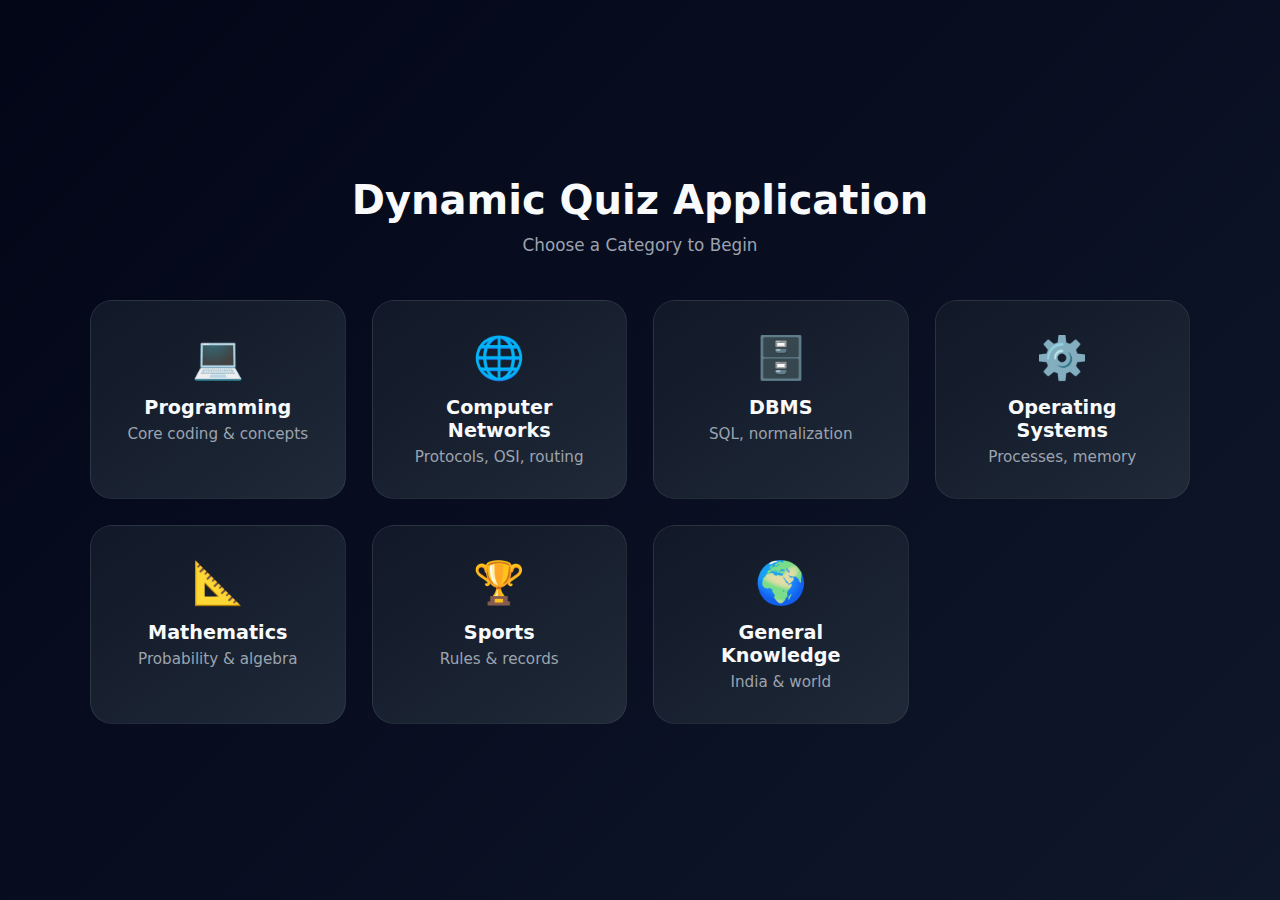
<file: frugal/index.html>
<!DOCTYPE html>
<html>
<head>
  <title>Select Category</title>
  <meta charset="UTF-8">
  <link rel="stylesheet" href="style.css">
</head>
<body class="bg-dark">

<div class="container">

  <h1 class="title">Dynamic Quiz Application</h1>
  <p class="subtitle">Choose a Category to Begin</p>

  <div class="category-grid">

    <div class="category-card" onclick="goToDifficulty('programming')">
      <span class="icon">💻</span>
      <h3>Programming</h3>
      <p>Core coding & concepts</p>
    </div>

    <div class="category-card" onclick="goToDifficulty('cn')">
      <span class="icon">🌐</span>
      <h3>Computer Networks</h3>
      <p>Protocols, OSI, routing</p>
    </div>

    <div class="category-card" onclick="goToDifficulty('dbms')">
      <span class="icon">🗄️</span>
      <h3>DBMS</h3>
      <p>SQL, normalization</p>
    </div>

    <div class="category-card" onclick="goToDifficulty('os')">
      <span class="icon">⚙️</span>
      <h3>Operating Systems</h3>
      <p>Processes, memory</p>
    </div>

    <div class="category-card" onclick="goToDifficulty('math')">
      <span class="icon">📐</span>
      <h3>Mathematics</h3>
      <p>Probability & algebra</p>
    </div>

    <div class="category-card" onclick="goToDifficulty('sports')">
      <span class="icon">🏆</span>
      <h3>Sports</h3>
      <p>Rules & records</p>
    </div>

    <div class="category-card" onclick="goToDifficulty('general')">
      <span class="icon">🌍</span>
      <h3>General Knowledge</h3>
      <p>India & world</p>
    </div>

  </div>

</div>

<script>
function goToDifficulty(category) {
  window.location.href = `difficulty.html?cat=${category}`;
}
</script>

</body>
</html>
</file>
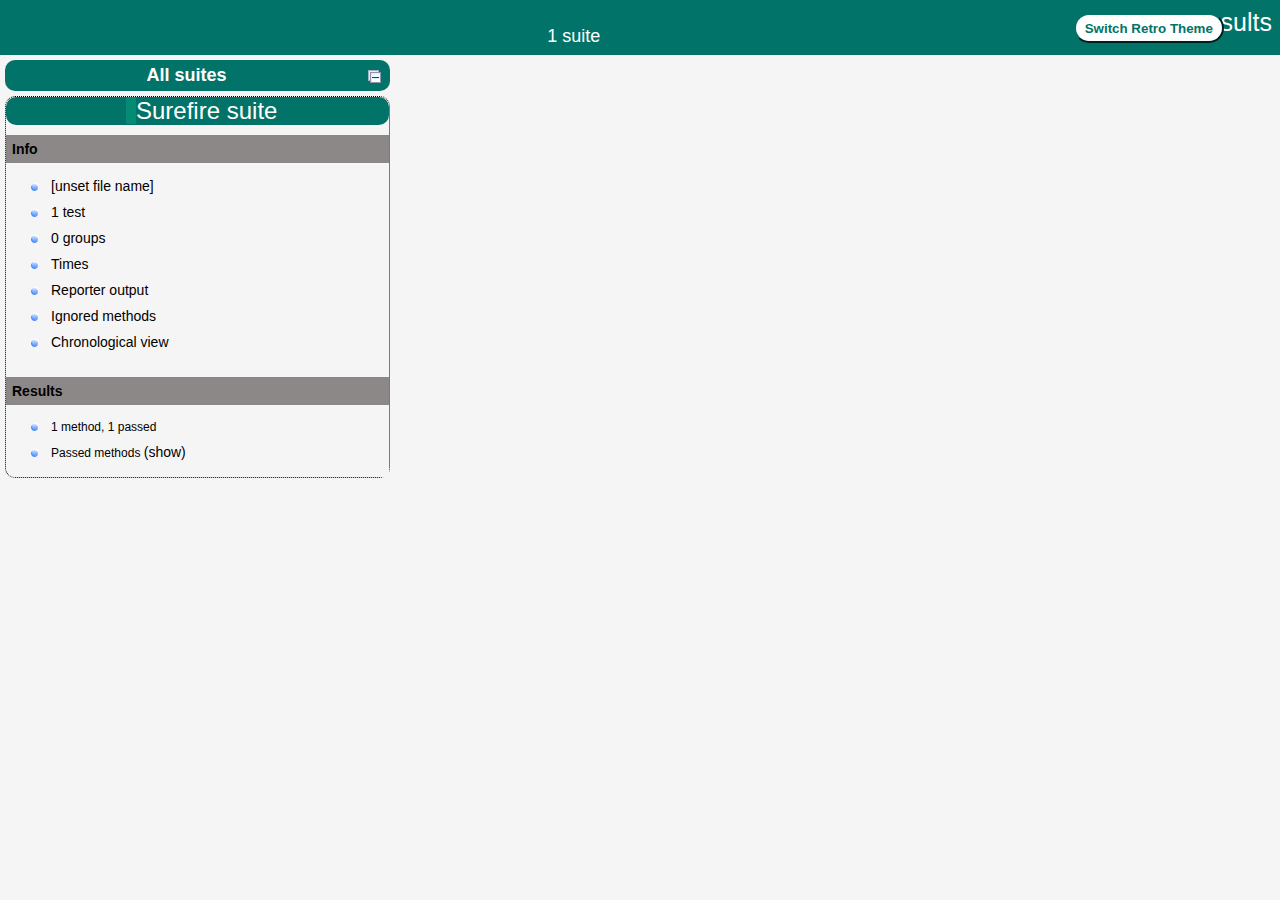
<file: frugal/automation/target/surefire-reports/index.html>
<!DOCTYPE html>

<html>
  <head>
  <meta charset='utf-8'>
  <title>TestNG reports</title>

    <link type="text/css" href="testng-reports1.css" rel="stylesheet" id="ultra" />
    <link type="text/css" href="testng-reports.css" rel="stylesheet" id="retro" disabled="false"/>
    <script type="text/javascript" src="jquery-3.6.0.min.js"></script>
    <script type="text/javascript" src="testng-reports.js"></script>
    <script type="text/javascript" src="https://www.google.com/jsapi"></script>
    <script type='text/javascript'>
      google.load('visualization', '1', {packages:['table']});
      google.setOnLoadCallback(drawTable);
      var suiteTableInitFunctions = new Array();
      var suiteTableData = new Array();
    </script>
    <!--
      <script type="text/javascript" src="jquery-ui/js/jquery-ui-1.8.16.custom.min.js"></script>
     -->
  </head>

  <body>    <div class="top-banner-root">
      <span class="top-banner-title-font">Test results</span>
      <button id="button" class="button">Switch Retro Theme</button> <!-- button -->
      <br/>
      <span class="top-banner-font-1">1 suite</span>
    </div> <!-- top-banner-root -->
    <div class="navigator-root">
      <div class="navigator-suite-header">
        <span>All suites</span>
        <a href="#" title="Collapse/expand all the suites" class="collapse-all-link">
          <img src="collapseall.gif" class="collapse-all-icon">
          </img> <!-- collapse-all-icon -->
        </a> <!-- collapse-all-link -->
      </div> <!-- navigator-suite-header -->
      <div class="suite">
        <div class="rounded-window">
          <div class="suite-header light-rounded-window-top">
            <a href="#" panel-name="suite-Surefire_suite" class="navigator-link">
              <span class="suite-name border-passed">Surefire suite</span>
            </a> <!-- navigator-link -->
          </div> <!-- suite-header light-rounded-window-top -->
          <div class="navigator-suite-content">
            <div class="suite-section-title">
              <span>Info</span>
            </div> <!-- suite-section-title -->
            <div class="suite-section-content">
              <ul>
                <li>
                  <a href="#" panel-name="test-xml-Surefire_suite" class="navigator-link ">
                    <span>[unset file name]</span>
                  </a> <!-- navigator-link  -->
                </li>
                <li>
                  <a href="#" panel-name="testlist-Surefire_suite" class="navigator-link ">
                    <span class="test-stats">1 test</span>
                  </a> <!-- navigator-link  -->
                </li>
                <li>
                  <a href="#" panel-name="group-Surefire_suite" class="navigator-link ">
                    <span>0 groups</span>
                  </a> <!-- navigator-link  -->
                </li>
                <li>
                  <a href="#" panel-name="times-Surefire_suite" class="navigator-link ">
                    <span>Times</span>
                  </a> <!-- navigator-link  -->
                </li>
                <li>
                  <a href="#" panel-name="reporter-Surefire_suite" class="navigator-link ">
                    <span>Reporter output</span>
                  </a> <!-- navigator-link  -->
                </li>
                <li>
                  <a href="#" panel-name="ignored-methods-Surefire_suite" class="navigator-link ">
                    <span>Ignored methods</span>
                  </a> <!-- navigator-link  -->
                </li>
                <li>
                  <a href="#" panel-name="chronological-Surefire_suite" class="navigator-link ">
                    <span>Chronological view</span>
                  </a> <!-- navigator-link  -->
                </li>
              </ul>
            </div> <!-- suite-section-content -->
            <div class="result-section">
              <div class="suite-section-title">
                <span>Results</span>
              </div> <!-- suite-section-title -->
              <div class="suite-section-content">
                <ul>
                  <li>
                    <span class="method-stats">1 method,   1 passed</span>
                  </li>
                  <li>
                    <span class="method-list-title passed">Passed methods</span>
                    <span class="show-or-hide-methods passed">
                      <a href="#" panel-name="suite-Surefire_suite" class="hide-methods passed suite-Surefire_suite"> (hide)</a> <!-- hide-methods passed suite-Surefire_suite -->
                      <a href="#" panel-name="suite-Surefire_suite" class="show-methods passed suite-Surefire_suite"> (show)</a> <!-- show-methods passed suite-Surefire_suite -->
                    </span>
                    <div class="method-list-content passed suite-Surefire_suite">
                      <span>
                        <img src="passed.png" width="3%"/>
                        <a href="#" panel-name="suite-Surefire_suite" title="QuizTest" class="method navigator-link" hash-for-method="automateQuizApplication">automateQuizApplication</a> <!-- method navigator-link -->
                      </span>
                      <br/>
                    </div> <!-- method-list-content passed suite-Surefire_suite -->
                  </li>
                </ul>
              </div> <!-- suite-section-content -->
            </div> <!-- result-section -->
          </div> <!-- navigator-suite-content -->
        </div> <!-- rounded-window -->
      </div> <!-- suite -->
    </div> <!-- navigator-root -->
    <div class="wrapper">
      <div class="main-panel-root">
        <div panel-name="suite-Surefire_suite" class="panel Surefire_suite">
          <div class="suite-Surefire_suite-class-passed">
            <div class="main-panel-header rounded-window-top">
              <img src="passed.png"/>
              <span class="class-name">QuizTest</span>
            </div> <!-- main-panel-header rounded-window-top -->
            <div class="main-panel-content rounded-window-bottom">
              <div class="method">
                <div class="method-content">
                  <a name="automateQuizApplication">
                  </a> <!-- automateQuizApplication -->
                  <span class="method-name">automateQuizApplication</span>
                </div> <!-- method-content -->
              </div> <!-- method -->
            </div> <!-- main-panel-content rounded-window-bottom -->
          </div> <!-- suite-Surefire_suite-class-passed -->
        </div> <!-- panel Surefire_suite -->
        <div panel-name="test-xml-Surefire_suite" class="panel">
          <div class="main-panel-header rounded-window-top">
          </div> <!-- main-panel-header rounded-window-top -->
          <div class="main-panel-content rounded-window-bottom">
            <pre>
&lt;?xml version=&quot;1.0&quot; encoding=&quot;UTF-8&quot;?&gt;
&lt;!DOCTYPE suite SYSTEM &quot;https://testng.org/testng-1.0.dtd&quot;&gt;
&lt;suite name=&quot;Surefire suite&quot; verbose=&quot;0&quot;&gt;
  &lt;test thread-count=&quot;5&quot; name=&quot;Surefire test&quot; verbose=&quot;0&quot;&gt;
    &lt;classes&gt;
      &lt;class name=&quot;QuizTest&quot;/&gt;
    &lt;/classes&gt;
  &lt;/test&gt; &lt;!-- Surefire test --&gt;
&lt;/suite&gt; &lt;!-- Surefire suite --&gt;
            </pre>
          </div> <!-- main-panel-content rounded-window-bottom -->
        </div> <!-- panel -->
        <div panel-name="testlist-Surefire_suite" class="panel">
          <div class="main-panel-header rounded-window-top">
            <span class="header-content">Tests for Surefire suite</span>
          </div> <!-- main-panel-header rounded-window-top -->
          <div class="main-panel-content rounded-window-bottom">
            <ul>
              <li>
                <span class="test-name">Surefire test (1 class)</span>
              </li>
            </ul>
          </div> <!-- main-panel-content rounded-window-bottom -->
        </div> <!-- panel -->
        <div panel-name="group-Surefire_suite" class="panel">
          <div class="main-panel-header rounded-window-top">
            <span class="header-content">Groups for Surefire suite</span>
          </div> <!-- main-panel-header rounded-window-top -->
          <div class="main-panel-content rounded-window-bottom">
          </div> <!-- main-panel-content rounded-window-bottom -->
        </div> <!-- panel -->
        <div panel-name="times-Surefire_suite" class="panel">
          <div class="main-panel-header rounded-window-top">
            <span class="header-content">Times for Surefire suite</span>
          </div> <!-- main-panel-header rounded-window-top -->
          <div class="main-panel-content rounded-window-bottom">
            <div class="times-div">
              <script type="text/javascript">
suiteTableInitFunctions.push('tableData_Surefire_suite');
function tableData_Surefire_suite() {
var data = new google.visualization.DataTable();
data.addColumn('number', 'Number');
data.addColumn('string', 'Method');
data.addColumn('string', 'Class');
data.addColumn('number', 'Time (ms)');
data.addRows(1);
data.setCell(0, 0, 0)
data.setCell(0, 1, 'automateQuizApplication')
data.setCell(0, 2, 'QuizTest')
data.setCell(0, 3, 11288);
window.suiteTableData['Surefire_suite']= { tableData: data, tableDiv: 'times-div-Surefire_suite'}
return data;
}
              </script>
              <span class="suite-total-time">Total running time: 11 seconds</span>
              <div id="times-div-Surefire_suite">
              </div> <!-- times-div-Surefire_suite -->
            </div> <!-- times-div -->
          </div> <!-- main-panel-content rounded-window-bottom -->
        </div> <!-- panel -->
        <div panel-name="reporter-Surefire_suite" class="panel">
          <div class="main-panel-header rounded-window-top">
            <span class="header-content">Reporter output for Surefire suite</span>
          </div> <!-- main-panel-header rounded-window-top -->
          <div class="main-panel-content rounded-window-bottom">
          </div> <!-- main-panel-content rounded-window-bottom -->
        </div> <!-- panel -->
        <div panel-name="ignored-methods-Surefire_suite" class="panel">
          <div class="main-panel-header rounded-window-top">
            <span class="header-content">0 ignored methods</span>
          </div> <!-- main-panel-header rounded-window-top -->
          <div class="main-panel-content rounded-window-bottom">
          </div> <!-- main-panel-content rounded-window-bottom -->
        </div> <!-- panel -->
        <div panel-name="chronological-Surefire_suite" class="panel">
          <div class="main-panel-header rounded-window-top">
            <span class="header-content">Methods in chronological order</span>
          </div> <!-- main-panel-header rounded-window-top -->
          <div class="main-panel-content rounded-window-bottom">
            <div class="chronological-class">
              <div class="chronological-class-name">QuizTest</div> <!-- chronological-class-name -->
              <div class="configuration-test before">
                <span class="method-name">setup</span>
                <span class="method-start">0 ms</span>
              </div> <!-- configuration-test before -->
              <div class="test-method">
                <span class="method-name">automateQuizApplication</span>
                <span class="method-start">2151 ms</span>
              </div> <!-- test-method -->
              <div class="configuration-test after">
                <span class="method-name">tearDown</span>
                <span class="method-start">13447 ms</span>
              </div> <!-- configuration-test after -->
          </div> <!-- main-panel-content rounded-window-bottom -->
        </div> <!-- panel -->
      </div> <!-- main-panel-root -->
    </div> <!-- wrapper -->
  </body>
<script type="text/javascript" src="testng-reports2.js"></script>
</html>
</file>
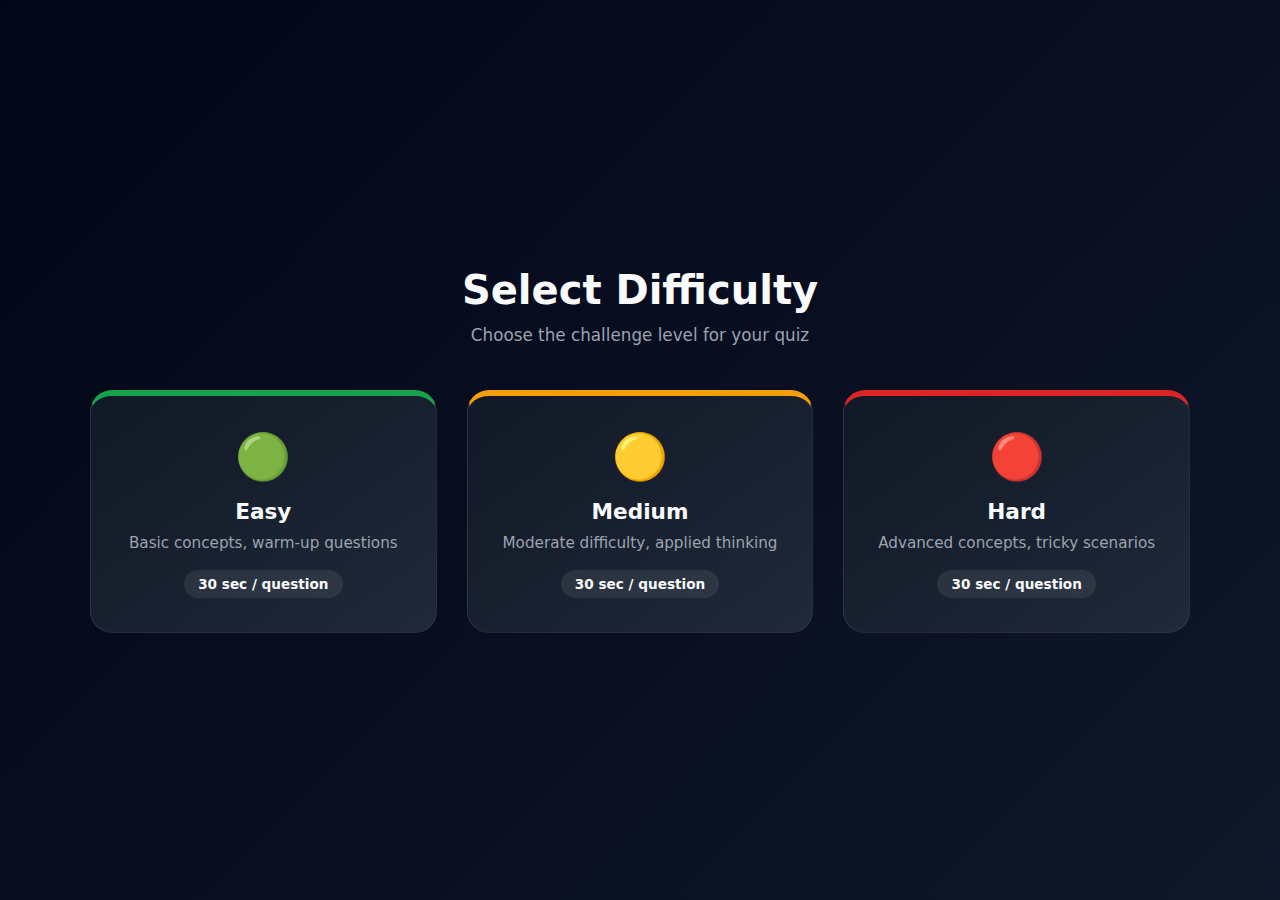
<file: frugal/difficulty.html>
<!DOCTYPE html>
<html>
<head>
  <title>Select Difficulty</title>
  <link rel="stylesheet" href="style.css">
  <meta charset="UTF-8">

</head>
<body class="bg-dark">

<div class="container">

  <h1 class="title">Select Difficulty</h1>
  <p class="subtitle">Choose the challenge level for your quiz</p>

  <div class="difficulty-grid">

    <div class="difficulty-card easy" onclick="startQuiz('easy')">
      <span class="diff-icon">🟢</span>
      <h3>Easy</h3>
      <p>Basic concepts, warm-up questions</p>
      <span class="meta">30 sec / question</span>
    </div>

    <div class="difficulty-card medium" onclick="startQuiz('medium')">
      <span class="diff-icon">🟡</span>
      <h3>Medium</h3>
      <p>Moderate difficulty, applied thinking</p>
      <span class="meta">30 sec / question</span>
    </div>

    <div class="difficulty-card hard" onclick="startQuiz('hard')">
      <span class="diff-icon">🔴</span>
      <h3>Hard</h3>
      <p>Advanced concepts, tricky scenarios</p>
      <span class="meta">30 sec / question</span>
    </div>

  </div>

</div>

<script>
const params = new URLSearchParams(window.location.search);
const category = params.get("cat");

function startQuiz(diff) {
  window.location.href = `quiz.html?cat=${category}&diff=${diff}`;
}
</script>

</body>
</html>
</file>
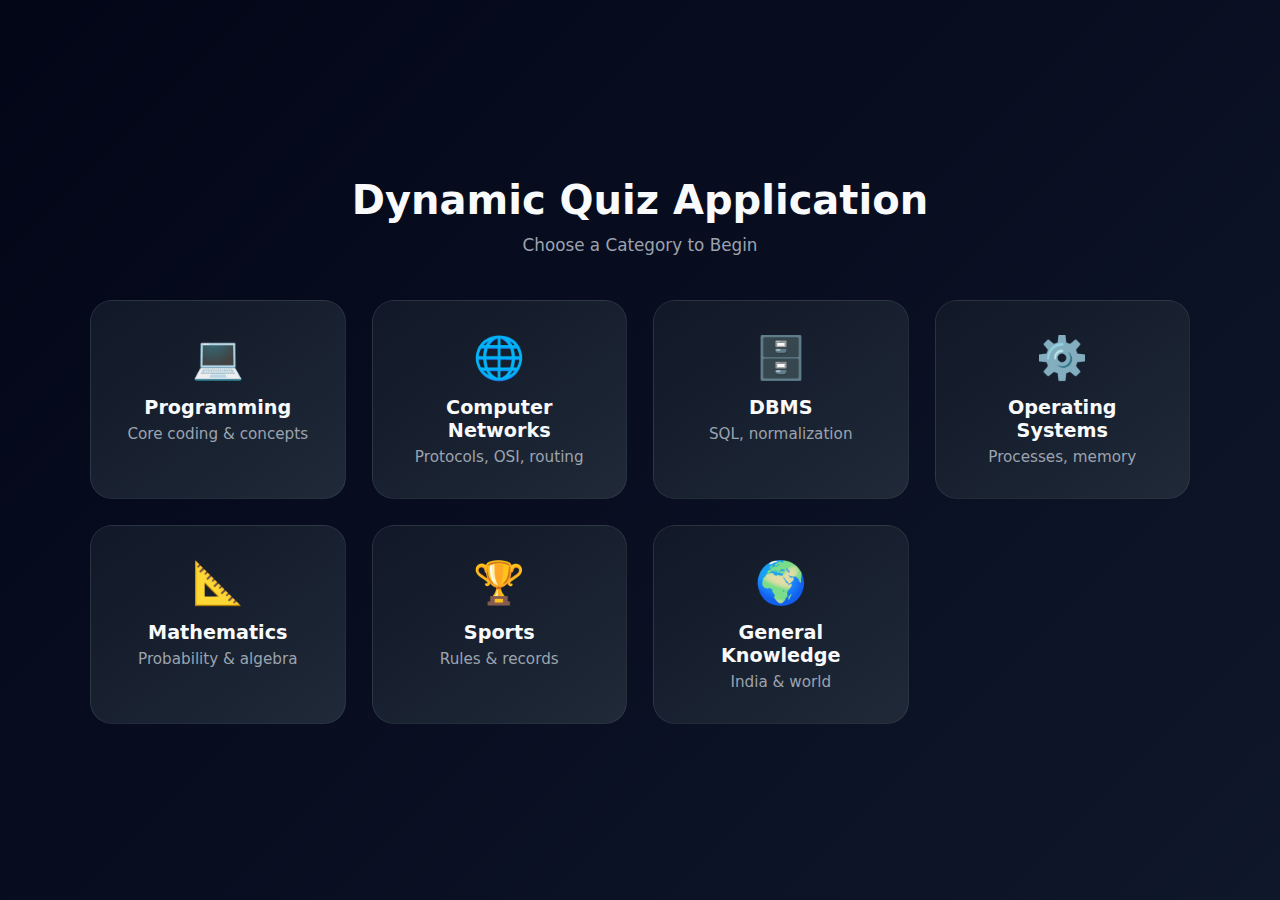
<file: frugal/quiz.html>
<!DOCTYPE html>
<html>
<head>
  <title>Quiz</title>
  <link rel="stylesheet" href="style.css">
</head>
<body class="quiz-bg">

<div class="quiz-wrapper">

  <div class="quiz-header">
    <div class="progress">
      <div id="progress-bar"></div>
    </div>
    <div id="timer" class="timer-badge">10s</div>
  </div>

  <div class="quiz-card">
    <h2 id="question" class="question-text"></h2>
    <div id="options" class="options-grid"></div>
  </div>

  <button class="next-btn" onclick="nextQuestion()">Next</button>

</div>

<script src="data.js"></script>
<script src="script.js"></script>
</body>
</html>
</file>
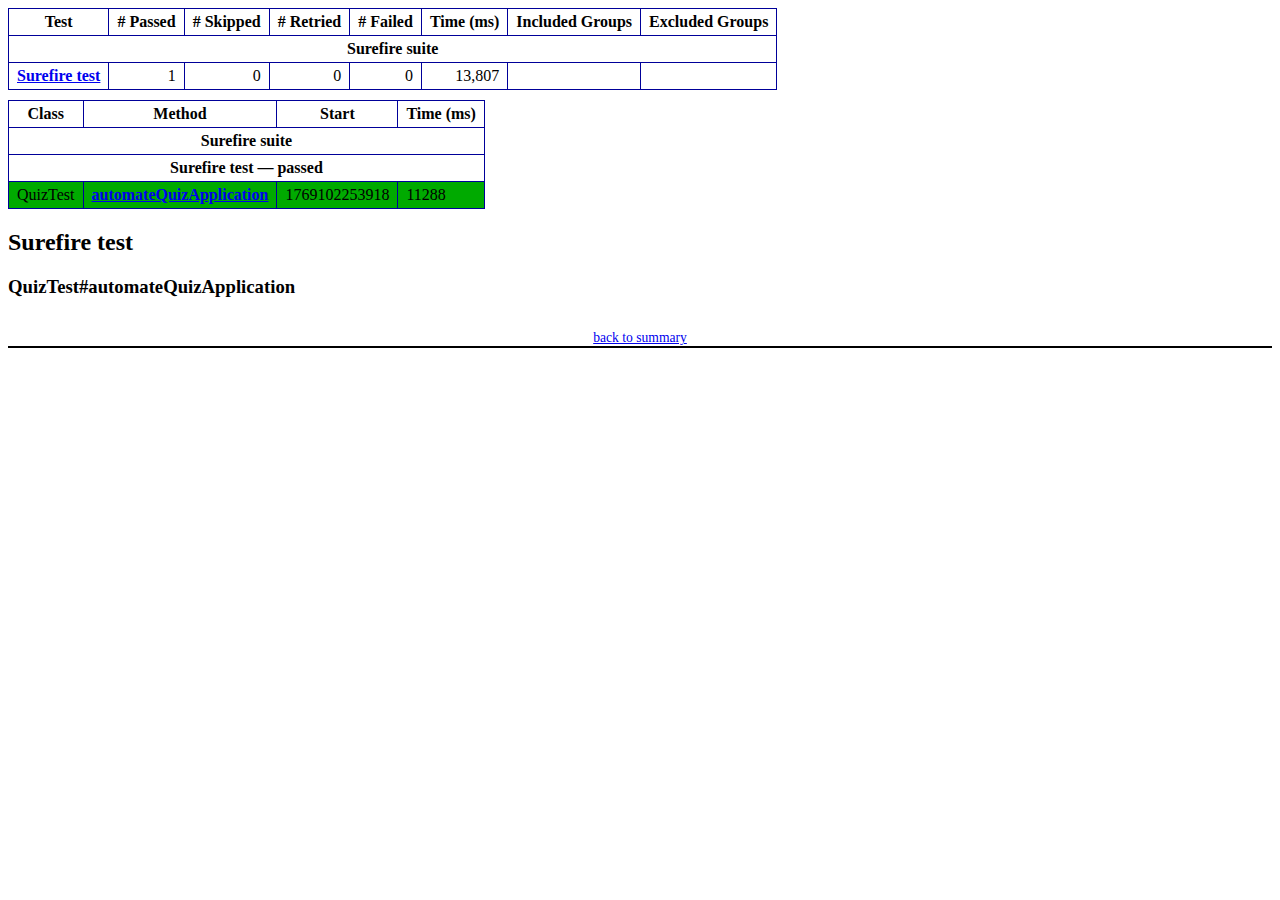
<file: frugal/automation/target/surefire-reports/emailable-report.html>
<!DOCTYPE html PUBLIC "-//W3C//DTD XHTML 1.1//EN" "https://www.w3.org/TR/xhtml11/DTD/xhtml11.dtd">
<html xmlns="https://www.w3.org/1999/xhtml">
<head>
<meta http-equiv="content-type" content="text/html; charset=UTF-8"/>
<title>TestNG Report</title>
<style type="text/css">table {margin-bottom:10px;border-collapse:collapse;empty-cells:show}th,td {border:1px solid #009;padding:.25em .5em}th {vertical-align:bottom}td {vertical-align:top}table a {font-weight:bold}.stripe td {background-color: #E6EBF9}.num {text-align:right}.passedodd td {background-color: #3F3}.passedeven td {background-color: #0A0}.skippedodd td {background-color: #DDD}.skippedeven td {background-color: #CCC}.failedodd td,.attn {background-color: #F33}.failedeven td,.stripe .attn {background-color: #D00}.stacktrace {white-space:pre;font-family:monospace}.totop {font-size:85%;text-align:center;border-bottom:2px solid #000}.invisible {display:none}</style>
</head>
<body>
<table>
<tr><th>Test</th><th># Passed</th><th># Skipped</th><th># Retried</th><th># Failed</th><th>Time (ms)</th><th>Included Groups</th><th>Excluded Groups</th></tr>
<tr><th colspan="8">Surefire suite</th></tr>
<tr><td><a href="#t0">Surefire test</a></td><td class="num">1</td><td class="num">0</td><td class="num">0</td><td class="num">0</td><td class="num">13,807</td><td></td><td></td></tr>
</table>
<table id='summary'><thead><tr><th>Class</th><th>Method</th><th>Start</th><th>Time (ms)</th></tr></thead><tbody><tr><th colspan="4">Surefire suite</th></tr></tbody><tbody id="t0"><tr><th colspan="4">Surefire test &#8212; passed</th></tr><tr class="passedeven"><td rowspan="1">QuizTest</td><td><a href="#m0">automateQuizApplication</a></td><td rowspan="1">1769102253918</td><td rowspan="1">11288</td></tr></tbody>
</table>
<h2>Surefire test</h2><h3 id="m0">QuizTest#automateQuizApplication</h3><table class="result"><tr><th class="invisible"/></tr></table><p class="totop"><a href="#summary">back to summary</a></p>
</body>
</html>
</file>
<file: frugal/automation/target/surefire-reports/testng-reports1.css>
body {
    background-color: whitesmoke;
    margin: 0 0 5px 5px;
}
ul {
     margin-top: 10px;
     margin-left:-10px;
}
 li {
     font-family: "Helvetica Neue", Helvetica, Arial, sans-serif;
     padding:5px 5px;
 }
 a {
     text-decoration: none;
     color: black;
     font-size: 14px;
 }

 a:hover {
    color:black ;
    text-decoration: underline;
 }

 .navigator-selected {
     /* #ffa500; Mouse hover color after click Orange.*/
     background:#027368
 }

 .wrapper {
     position: absolute;
     top: 60px;
     bottom: 0;
     left: 400px;
     right: 0;
     margin-right:9px;
     overflow: auto;/*imortant*/
 }

 .navigator-root {
     position: absolute;
     top: 60px;
     bottom: 0;
     left: 0;
     width: 400px;
     overflow-y: auto;/*important*/
 }

 .suite {
     margin: -5px 10px 10px 5px;
     background-color: whitesmoke ;/*Colour of the left bside box*/
 }

 .suite-name {
     font-size: 24px;
     font-family: "Helvetica Neue", Helvetica, Arial, sans-serif;/*All TEST SUITE*/
     color: white;
 }

 .main-panel-header {
     padding: 5px;
     background-color: #027368; /*afeeee*/;
     font-family: "Helvetica Neue", Helvetica, Arial, sans-serif;
     color:white;
     font-size: 18px;
 }

 .main-panel-content {
     padding: 5px;
     margin-bottom: 10px;
     background-color: #CCD0D1; /*d0ffff*/; /*Belongs to backGround of rightSide boxes*/
 }

 .rounded-window {
     border-style: dotted;
     border-width: 1px;/*Border of left Side box*/
     background-color: whitesmoke;
     border-radius: 10px;
 }

 .rounded-window-top {
     border-top-right-radius: 10px 10px;
     border-top-left-radius: 10px 10px;
     border-style: solid;
     border-width: 1px;
     overflow: auto;/*Top of RightSide box*/
 }

 .light-rounded-window-top {
     background-color: #027368;
     padding-left:120px;
     border-radius: 10px;

 }

 .rounded-window-bottom {
     border-bottom-right-radius: 10px 10px;
     border-bottom-left-radius: 10px 10px;
     overflow: auto;/*Bottom of rightSide box*/
 }

 .method-name {
     font-size: 14px;
     font-family: "Helvetica Neue", Helvetica, Arial, sans-serif;
     font-weight: bold;
 }

 .method-content {
     border-style: solid;
     border-width: 0 0 1px 0;
     margin-bottom: 10px;
     padding-bottom: 5px;
     width: 100%;
 }

 .parameters {
     font-size: 14px;
     font-family: "Helvetica Neue", Helvetica, Arial, sans-serif;
 }

 .stack-trace {
     white-space: pre;
     font-family: "Helvetica Neue", Helvetica, Arial, sans-serif;
     font-size: 12px;
     font-weight: bold;
     margin-top: 0;
     margin-left: 20px; /*Error Stack Trace Message*/
 }

 .testng-xml {
    font-family: "Helvetica Neue", Helvetica, Arial, sans-serif;
 }

 .method-list-content {
     margin-left: 10px;
 }

 .navigator-suite-content {
     margin-left: 10px;
     font: 12px 'Lucida Grande';
 }

 .suite-section-title {
     font-family: "Helvetica Neue", Helvetica, Arial, sans-serif;
     font-size: 14px;
     font-weight:bold;
     background-color: #8C8887;
     margin-left: -10px;
     margin-top:10px;
     padding:6px;
 }

 .suite-section-content {
     list-style-image: url(bullet_point.png);
     background-color: whitesmoke;
     font-family: "Helvetica Neue", Helvetica, Arial, sans-serif;
     overflow: hidden;
 }

 .top-banner-root {
     position: absolute;
     top: 0;
     height: 45px;
     left: 0;
     right: 0;
     padding: 5px;
     margin: 0 0 5px 0;
     background-color: #027368;
     font-family: "Helvetica Neue", Helvetica, Arial, sans-serif;
     font-size: 18px;
     color: #fff;
     text-align: center;/*Belongs to the Top of Report*//*Status: - Completed*/
 }

 .top-banner-title-font {
     font-size: 25px;
     font-family: "Helvetica Neue", Helvetica, Arial, sans-serif;
     padding: 3px;
     float: right;
 }

 .test-name {
     font-family: "Helvetica Neue", Helvetica, Arial, sans-serif;
     font-size: 16px;
 }

 .suite-icon {
     padding: 5px;
     float: right;
     height: 20px;
 }

 .test-group {
     font: 20px 'Lucida Grande';
     margin: 5px 5px 10px 5px;
     border-width: 0 0 1px 0;
     border-style: solid;
     padding: 5px;
 }

 .test-group-name {
     font-weight: bold;
 }

 .method-in-group {
     font-size: 16px;
     margin-left: 80px;
 }

 table.google-visualization-table-table {
     width: 100%;
 }

 .reporter-method-name {
     font-size: 14px;
     font-family: "Helvetica Neue", Helvetica, Arial, sans-serif;
 }

 .reporter-method-output-div {
     padding: 5px;
     margin: 0 0 5px 20px;
     font-size: 12px;
     font-family: "Helvetica Neue", Helvetica, Arial, sans-serif;
     border-width: 0 0 0 1px;
     border-style: solid;
 }

 .ignored-class-div {
     font-size: 14px;
     font-family: "Helvetica Neue", Helvetica, Arial, sans-serif;
 }

 .ignored-methods-div {
     padding: 5px;
     margin: 0 0 5px 20px;
     font-size: 12px;
     font-family: "Helvetica Neue", Helvetica, Arial, sans-serif;
     border-width: 0 0 0 1px;
     border-style: solid;
 }

 .border-failed {
    border-radius:2px;
     border-style: solid;
     border-width: 0 0 0 10px;
     border-color: #F20505;
 }

 .border-skipped {
     border-radius:2px;
     border-style: solid;
     border-width: 0 0 0 10px;
     border-color: #F2BE22;
 }

 .border-passed {
     border-radius:2px;
     border-style: solid;
     border-width: 0 0 0 10px;
     border-color: #038C73;
 }

 .times-div {
     text-align: center;
     padding: 5px;
 }

 .suite-total-time {
     font: 16px 'Lucida Grande';
 }

 .configuration-suite {
     margin-left: 20px;
 }

 .configuration-test {
     margin-left: 40px;
 }

 .configuration-class {
     margin-left: 60px;
 }

 .configuration-method {
     margin-left: 80px;
 }

 .test-method {
     margin-left: 100px;
 }

 .chronological-class {
     background-color: #CCD0D1;
     border-width: 0 0 1px 1px;/*Chronological*/
 }

 .method-start {
     float: right;
 }

 .chronological-class-name {
     padding: 0 0 0 5px;
     margin-top:5px;
     font-family: "Helvetica Neue", Helvetica, Arial, sans-serif;
     color: #008;
 }

 .after, .before, .test-method {
     font-family: "Helvetica Neue", Helvetica, Arial, sans-serif;
     font-size: 14px;
     margin-top:5px;
 }

 .navigator-suite-header {
     font-size: 18px;
     margin: 0px 10px 10px 5px;
     padding: 5px;
     border-radius: 10px;
     background-color: #027368;
     color: white;
     font-weight:bold;
     font-family: "Helvetica Neue", Helvetica, Arial, sans-serif;
     text-align: center; /*All Suites on top of left box*//*Status: -Completed*/
 }

 .collapse-all-icon {
     padding: 3px;
     float: right;
 }
 .button{
    position: absolute;
    margin-left:500px;
    margin-top:8px;
    background-color: white;
    color:#027368;
    font-family: "Helvetica Neue", Helvetica, Arial, sans-serif;
    font-weight:bold;
    border-color:#027368;
    border-radius:25px;
    cursor: pointer;
    height:30px;
    width:150px;
    outline: none;
}
/*Author: - Akhil Gullapalli*/
</file>
<file: frugal/automation/target/surefire-reports/testng-reports.css>
body {
    margin: 0 0 5px 5px;
}

ul {
    margin: 0;
}

li {
    list-style-type: none;
}

a {
    text-decoration: none;
}

a:hover {
    text-decoration: underline;
}

.navigator-selected {
    background: #ffa500;
}

.wrapper {
    position: absolute;
    top: 60px;
    bottom: 0;
    left: 400px;
    right: 0;
    overflow: auto;
}

.navigator-root {
    position: absolute;
    top: 60px;
    bottom: 0;
    left: 0;
    width: 400px;
    overflow-y: auto;
}

.suite {
    margin: 0 10px 10px 0;
    background-color: #fff8dc;
}

.suite-name {
    padding-left: 10px;
    font-size: 25px;
    font-family: Times, sans-serif;
}

.main-panel-header {
    padding: 5px;
    background-color: #9FB4D9; /*afeeee*/;
    font-family: monospace;
    font-size: 18px;
}

.main-panel-content {
    padding: 5px;
    margin-bottom: 10px;
    background-color: #DEE8FC; /*d0ffff*/;
}

.rounded-window {
    border-radius: 10px;
    border-style: solid;
    border-width: 1px;
}

.rounded-window-top {
    border-top-right-radius: 10px 10px;
    border-top-left-radius: 10px 10px;
    border-style: solid;
    border-width: 1px;
    overflow: auto;
}

.light-rounded-window-top {
    border-top-right-radius: 10px 10px;
    border-top-left-radius: 10px 10px;
}

.rounded-window-bottom {
    border-style: solid;
    border-width: 0 1px 1px 1px;
    border-bottom-right-radius: 10px 10px;
    border-bottom-left-radius: 10px 10px;
    overflow: auto;
}

.method-name {
    font-size: 12px;
    font-family: monospace;
}

.method-content {
    border-style: solid;
    border-width: 0 0 1px 0;
    margin-bottom: 10px;
    padding-bottom: 5px;
    width: 80%;
}

.parameters {
    font-size: 14px;
    font-family: monospace;
}

.stack-trace {
    white-space: pre;
    font-family: monospace;
    font-size: 12px;
    font-weight: bold;
    margin-top: 0;
    margin-left: 20px;
}

.testng-xml {
    font-family: monospace;
}

.method-list-content {
    margin-left: 10px;
}

.navigator-suite-content {
    margin-left: 10px;
    font: 12px 'Lucida Grande';
}

.suite-section-title {
    margin-top: 10px;
    width: 80%;
    border-style: solid;
    border-width: 1px 0 0 0;
    font-family: Times, sans-serif;
    font-size: 18px;
    font-weight: bold;
}

.suite-section-content {
    list-style-image: url(bullet_point.png);
}

.top-banner-root {
    position: absolute;
    top: 0;
    height: 45px;
    left: 0;
    right: 0;
    padding: 5px;
    margin: 0 0 5px 0;
    background-color: #0066ff;
    font-family: Times, sans-serif;
    color: #fff;
    text-align: center;
}
.button{
    position: absolute;
    margin-left:500px;
    margin-top:8px;
    background-color: white;
    color:#0066ff;
    font-family: "Helvetica Neue", Helvetica, Arial, sans-serif;
    font-weight:bold;
    border-color:#0066ff ;
    border-radius:25px;
    cursor: pointer;
    height:30px;
    width:150px;
    outline:none;

}

.top-banner-title-font {
    font-size: 25px;
}

.test-name {
    font-family: 'Lucida Grande', sans-serif;
    font-size: 16px;
}

.suite-icon {
    padding: 5px;
    float: right;
    height: 20px;
}

.test-group {
    font: 20px 'Lucida Grande';
    margin: 5px 5px 10px 5px;
    border-width: 0 0 1px 0;
    border-style: solid;
    padding: 5px;
}

.test-group-name {
    font-weight: bold;
}

.method-in-group {
    font-size: 16px;
    margin-left: 80px;
}

table.google-visualization-table-table {
    width: 100%;
}

.reporter-method-name {
    font-size: 14px;
    font-family: monospace;
}

.reporter-method-output-div {
    padding: 5px;
    margin: 0 0 5px 20px;
    font-size: 12px;
    font-family: monospace;
    border-width: 0 0 0 1px;
    border-style: solid;
}

.ignored-class-div {
    font-size: 14px;
    font-family: monospace;
}

.ignored-methods-div {
    padding: 5px;
    margin: 0 0 5px 20px;
    font-size: 12px;
    font-family: monospace;
    border-width: 0 0 0 1px;
    border-style: solid;
}

.border-failed {
    border-top-left-radius: 10px 10px;
    border-bottom-left-radius: 10px 10px;
    border-style: solid;
    border-width: 0 0 0 10px;
    border-color: #f00;
}

.border-skipped {
    border-top-left-radius: 10px 10px;
    border-bottom-left-radius: 10px 10px;
    border-style: solid;
    border-width: 0 0 0 10px;
    border-color: #edc600;
}

.border-passed {
    border-top-left-radius: 10px 10px;
    border-bottom-left-radius: 10px 10px;
    border-style: solid;
    border-width: 0 0 0 10px;
    border-color: #19f52d;
}

.times-div {
    text-align: center;
    padding: 5px;
}

.suite-total-time {
    font: 16px 'Lucida Grande';
}

.configuration-suite {
    margin-left: 20px;
}

.configuration-test {
    margin-left: 40px;
}

.configuration-class {
    margin-left: 60px;
}

.configuration-method {
    margin-left: 80px;
}

.test-method {
    margin-left: 100px;
}

.chronological-class {
    background-color: skyblue;
    border-style: solid;
    border-width: 0 0 1px 1px;
}

.method-start {
    float: right;
}

.chronological-class-name {
    padding: 0 0 0 5px;
    color: #008;
}

.after, .before, .test-method {
    font-family: monospace;
    font-size: 14px;
}

.navigator-suite-header {
    font-size: 22px;
    margin: 0 10px 5px 0;
    background-color: #deb887;
    text-align: center;
}

.collapse-all-icon {
    padding: 5px;
    float: right;
}
/*retro Theme*/
</file>
<file: frugal/style.css>
/* =====================================================
   RESET & DESIGN SYSTEM
===================================================== */
* {
  margin: 0;
  padding: 0;
  box-sizing: border-box;
}

:root {
  /* Brand Colors */
  --primary: #2563eb;
  --primary-dark: #1e40af;
  --success: #16a34a;
  --warning: #f59e0b;
  --danger: #dc2626;

  /* Backgrounds */
  --bg-main: #020617;
  --bg-page: #0f172a;
  --bg-card: #111827;
  --bg-soft: #1f2937;

  /* Text */
  --text-main: #f9fafb;
  --text-muted: #9ca3af;

  /* Effects */
  --border-soft: rgba(255, 255, 255, 0.08);
  --shadow-lg: 0 25px 60px rgba(0,0,0,0.7);
  --shadow-md: 0 12px 30px rgba(0,0,0,0.5);
}

html {
  font-size: 16px;
}

body {
  font-family: "Inter", "Segoe UI", system-ui, sans-serif;
  background: linear-gradient(135deg, var(--bg-main), var(--bg-page));
  color: var(--text-main);
  min-height: 100vh;
}

/* =====================================================
   COMMON LAYOUT
===================================================== */
.bg-dark {
  min-height: 100vh;
  display: flex;
  align-items: center;
  justify-content: center;
}

.container {
  width: 92%;
  max-width: 1100px;
  margin: auto;
  padding: 60px 0;
}

.title {
  font-size: 2.5rem;
  font-weight: 700;
  text-align: center;
  margin-bottom: 12px;
}

.subtitle {
  text-align: center;
  color: var(--text-muted);
  font-size: 1.05rem;
  margin-bottom: 45px;
}

/* =====================================================
   CATEGORY PAGE
===================================================== */
.category-grid {
  display: grid;
  grid-template-columns: repeat(auto-fit, minmax(240px, 1fr));
  gap: 26px;
}

.category-card {
  background: linear-gradient(145deg, var(--bg-card), var(--bg-soft));
  border: 1px solid var(--border-soft);
  border-radius: 22px;
  padding: 32px 26px;
  text-align: center;
  cursor: pointer;
  position: relative;
  transition: transform 0.3s ease, box-shadow 0.3s ease;
}

.category-card::after {
  content: "";
  position: absolute;
  inset: 0;
  background: linear-gradient(
    120deg,
    transparent,
    rgba(37,99,235,0.25),
    transparent
  );
  opacity: 0;
  transition: opacity 0.3s ease;
}

.category-card:hover::after {
  opacity: 1;
}

.category-card:hover {
  transform: translateY(-8px) scale(1.02);
  box-shadow: var(--shadow-lg);
  border-color: var(--primary);
}

.category-card .icon {
  font-size: 2.6rem;
  margin-bottom: 14px;
  display: block;
}

.category-card h3 {
  font-size: 1.2rem;
  margin-bottom: 6px;
}

.category-card p {
  font-size: 0.95rem;
  color: var(--text-muted);
}

/* =====================================================
   DIFFICULTY PAGE
===================================================== */
.difficulty-grid {
  display: grid;
  grid-template-columns: repeat(auto-fit, minmax(260px, 1fr));
  gap: 30px;
}

.difficulty-card {
  background: linear-gradient(145deg, var(--bg-card), var(--bg-soft));
  border: 1px solid var(--border-soft);
  border-radius: 22px;
  padding: 34px 28px;
  text-align: center;
  cursor: pointer;
  position: relative;
  transition: transform 0.3s ease, box-shadow 0.3s ease;
}

.difficulty-card:hover {
  transform: translateY(-10px) scale(1.03);
  box-shadow: var(--shadow-lg);
}

.difficulty-card.easy { border-top: 6px solid var(--success); }
.difficulty-card.medium { border-top: 6px solid var(--warning); }
.difficulty-card.hard { border-top: 6px solid var(--danger); }

.difficulty-card::after {
  content: "";
  position: absolute;
  inset: 0;
  background: linear-gradient(
    120deg,
    transparent,
    rgba(255,255,255,0.08),
    transparent
  );
  opacity: 0;
  transition: opacity 0.3s ease;
}

.difficulty-card:hover::after {
  opacity: 1;
}

.diff-icon {
  font-size: 2.8rem;
  display: block;
  margin-bottom: 16px;
}

.difficulty-card h3 {
  font-size: 1.35rem;
  margin-bottom: 10px;
}

.difficulty-card p {
  font-size: 0.95rem;
  color: var(--text-muted);
  margin-bottom: 18px;
}

.difficulty-card .meta {
  display: inline-block;
  font-size: 0.85rem;
  font-weight: 600;
  padding: 6px 14px;
  border-radius: 20px;
  background: rgba(255,255,255,0.08);
}

/* =====================================================
   QUIZ PAGE
===================================================== */
.quiz-bg {
  min-height: 100vh;
  display: flex;
  align-items: center;
  justify-content: center;
}

.quiz-wrapper {
  width: 94%;
  max-width: 900px;
}

.quiz-header {
  display: flex;
  align-items: center;
  gap: 16px;
  margin-bottom: 24px;
}

.progress {
  flex: 1;
  height: 9px;
  background: rgba(255,255,255,0.12);
  border-radius: 10px;
  overflow: hidden;
}

#progress-bar {
  height: 100%;
  width: 0%;
  background: linear-gradient(90deg, var(--primary), #60a5fa);
  transition: width 0.3s ease;
}

.timer-badge {
  background: linear-gradient(135deg, var(--primary), var(--primary-dark));
  padding: 8px 18px;
  border-radius: 30px;
  font-weight: 700;
  font-size: 0.95rem;
}

.quiz-card {
  background: linear-gradient(145deg, var(--bg-card), var(--bg-soft));
  border: 1px solid var(--border-soft);
  border-radius: 22px;
  padding: 36px;
  box-shadow: var(--shadow-lg);
}

.question-text {
  font-size: 1.35rem;
  margin-bottom: 30px;
  line-height: 1.55;
}

.options-grid {
  display: grid;
  gap: 14px;
}

.options-grid label {
  display: flex;
  align-items: center;
  gap: 12px;
  padding: 16px 18px;
  border-radius: 14px;
  background: rgba(255,255,255,0.05);
  border: 1px solid var(--border-soft);
  cursor: pointer;
  transition: all 0.2s ease;
}

.options-grid label:hover {
  background: rgba(37,99,235,0.25);
  border-color: var(--primary);
}

.options-grid input {
  accent-color: var(--primary);
  transform: scale(1.1);
}

.next-btn {
  margin-top: 30px;
  background: linear-gradient(135deg, var(--success), #22c55e);
  border: none;
  padding: 14px 40px;
  font-size: 1.05rem;
  font-weight: 700;
  color: white;
  border-radius: 40px;
  cursor: pointer;
}

.next-btn:hover {
  transform: scale(1.05);
  box-shadow: 0 12px 30px rgba(22,163,74,0.5);
}

/* =====================================================
   RESULT & REVIEW PAGE
===================================================== */
.result-bg {
  min-height: 100vh;
  display: flex;
  align-items: center;
  justify-content: center;
}

.result-container {
  width: 94%;
  max-width: 1000px;
}

.result-title {
  font-size: 2.4rem;
  text-align: center;
  margin-bottom: 40px;
}

.score-cards {
  display: grid;
  grid-template-columns: repeat(auto-fit, minmax(180px, 1fr));
  gap: 22px;
  margin-bottom: 40px;
}

.score-card {
  background: linear-gradient(145deg, var(--bg-card), var(--bg-soft));
  border: 1px solid var(--border-soft);
  border-radius: 18px;
  padding: 24px;
  text-align: center;
}

.score-card h3 {
  font-size: 0.95rem;
  color: var(--text-muted);
  margin-bottom: 10px;
}

.score-card p {
  font-size: 1.8rem;
  font-weight: 700;
}

.score-card.correct { border-top: 5px solid var(--success); }
.score-card.wrong { border-top: 5px solid var(--danger); }
.score-card.total { border-top: 5px solid var(--primary); }
.score-card.accuracy { border-top: 5px solid var(--warning); }

.chart-card {
  background: linear-gradient(145deg, var(--bg-card), var(--bg-soft));
  border: 1px solid var(--border-soft);
  border-radius: 20px;
  padding: 32px;
  margin-bottom: 35px;
}

.review-card {
  background: linear-gradient(145deg, var(--bg-card), var(--bg-soft));
  border: 1px solid var(--border-soft);
  border-radius: 20px;
  padding: 32px;
  margin-top: 40px;
}

.review-card h2 {
  text-align: center;
  margin-bottom: 26px;
}

.review-item {
  padding: 18px;
  border-radius: 14px;
  margin-bottom: 18px;
  background: rgba(255,255,255,0.05);
  border-left: 6px solid transparent;
}

.review-item.correct { border-left-color: var(--success); }
.review-item.wrong { border-left-color: var(--danger); }

.review-question {
  margin-bottom: 10px;
}

.restart-btn {
  display: block;
  margin: 30px auto 30px;
  background: linear-gradient(135deg, var(--primary), var(--primary-dark));
  border: none;
  padding: 14px 44px;
  font-size: 1.05rem;
  font-weight: 700;
  border-radius: 40px;
  cursor: pointer;
}

.restart-btn:hover {
  box-shadow: 0 12px 32px rgba(37,99,235,0.6);
}

/* =====================================================
   RESPONSIVE
===================================================== */
@media (max-width: 1024px) {
  html { font-size: 15px; }
}

@media (max-width: 768px) {
  .container { padding: 40px 0; }
  .quiz-header { flex-direction: column; }
  .timer-badge { align-self: flex-end; }
}

@media (max-width: 480px) {
  html { font-size: 14px; }
  .quiz-card { padding: 22px; }
  .next-btn, .restart-btn { width: 100%; }
}
</file>
